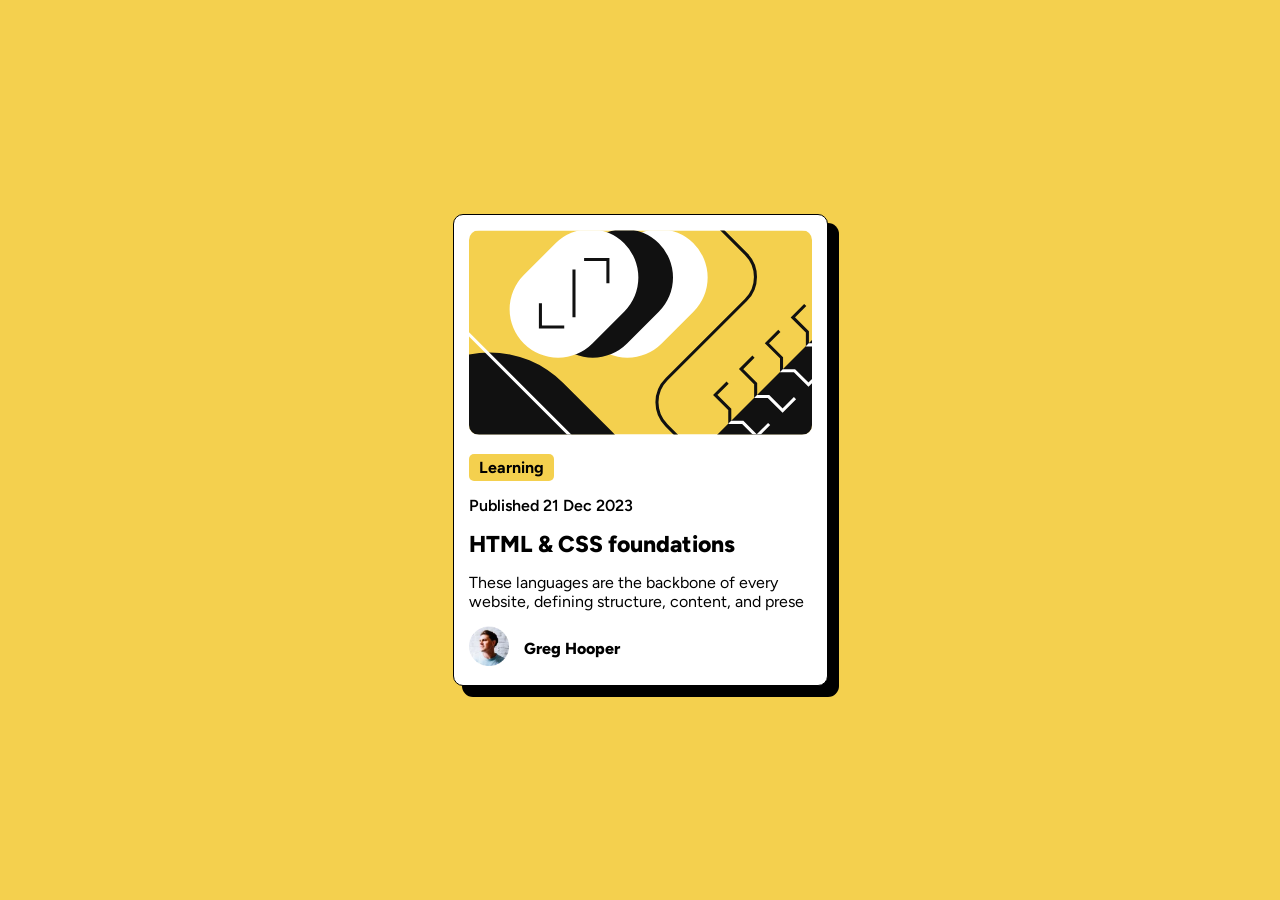
<file: blog-preview-card-main/blog-preview-card-main/index.html>
<!DOCTYPE html>
<html lang="en">
<head>
  <meta charset="UTF-8">
  <meta name="viewport" content="width=device-width, initial-scale=1.0"> <!-- displays site properly based on user's device -->

  <link rel="icon" type="image/png" sizes="32x32" href="./assets/images/favicon-32x32.png">
  
  <title>Frontend Mentor | Blog preview card</title>

  <!-- Feel free to remove these styles or customise in your own stylesheet 👍 -->
  <style>
    .attribution { font-size: 11px; text-align: center; }
    .attribution a { color: hsl(228, 45%, 44%); }
  </style>
  <link rel="stylesheet" href="style.css">
</head>
<body>

  <section class="container container--flex-center">
    <article class="card card--shadow-left rounded-10 p-15">
      <div class="card__img rounded-10 mb-15">
        <img class="card__image rounded-10" src="./assets/images/illustration-article.svg">
      </div>

      <div class="card__date mb-15">
        <span class="card__tag mb-15">Learning</span>
        <p class="card__date-time">
          Published 21 Dec 2023
        </p>
      </div>

      <div class="card__content mb-15">
        <h3 class="card__title card__title--hover-yellow cursor-pointer mb-15">
          HTML & CSS foundations
        </h3>
        <p class="card__description">
          These languages are the backbone of every website, defining structure, content, and prese
        </p>
      </div>

      <footer class="card__footer">
        <div class="card__avatar">
          <div class="card__avatar-img">
            <img class="card__avatar-image" src="./assets/images/image-avatar.webp" alt="">
          </div>
          <p class="card__avatar-name ml-15">Greg Hooper</p>
        </div>

      </footer>

    </article>
    
  </section>
 
</body>
</html>
</file>
<file: blog-preview-card-main/blog-preview-card-main/style.css>
@import url('https://fonts.googleapis.com/css2?family=Figtree:ital,wght@0,300..900;1,300..900&display=swap');

:root {
  /* colors */
  --hsl-yellow: 47, 88%, 63%;
  --hsl-white: 0, 0%, 100%;
  --hsl-grey: 0, 0%, 50%;
  --hsl-black: 0, 0%, 7%

  /* font-size */
  --font-size-16: 16px;

  /* font-family */
  --font-family-figtree: 'Figtree'
}

body, * {
  margin: 0;
  padding: 0;
  box-sizing: border-box;
  font-family: var(--font-family-figtree);
}

/* ...... container ......w */
.container { 
  width: 100%;
  height: 100vh;
  background-color: hsl(var(--hsl-yellow));
}

.container--flex-center {
  display: flex;
  align-items: center;
  justify-content: center;
}

/* ...... card ...... */

.card {
  max-width: 375px;
  border: 1px solid;
  background: hsl(var(--hsl-white));
}

.card--shadow-left { 
  box-shadow: 10px 10px 0px 1px black;
}

/* ..... card imagen ..... */

.card__img {
  width: 100%;
}

.card__img .card__image {
  width: 100%;
  object-fit: cover;
}

/* .... card data .... */
.card__tag {
  padding: 4px 10px;
  color: hsl(var(--hsl-black));
  font-weight: 700;
  border-radius: 5px;
  background: hsl(var(--hsl-yellow));
  display: inline-block;
}

.card__date-time {
  font-weight: 600;
}

/* .... card__content .... */
.card__title {
  font-weight: 800;
  font-size: 23px;
}

.card__title--hover-yellow {
  color: currentColor;
}
.card__title--hover-yellow:hover {
  color: hsl(var(--hsl-yellow));
}

/* .... card avatar .... */
.card__avatar {
  display: flex;
  align-items: center;
}

.card__avatar-img { 
  width: 40px;
}
.card__avatar-img .card__avatar-image { 
  width: 100%;
  object-fit: cover;
}

.card__avatar-name {
  font-weight: 800;
}

/* ..... roundes ..... */
.rounded-10 {
  border-radius: 10px;
}

/* ..... padding .... */
.p-15 { 
  padding: 15px;
}

/* ..... margin ..... */
.mb-15 {
  margin-bottom: 15px;
}
.ml-15 {
  margin-left: 15px;
}

/* ..... cursor ..... */

.cursor-pointer {
  cursor: pointer;
}
</file>
